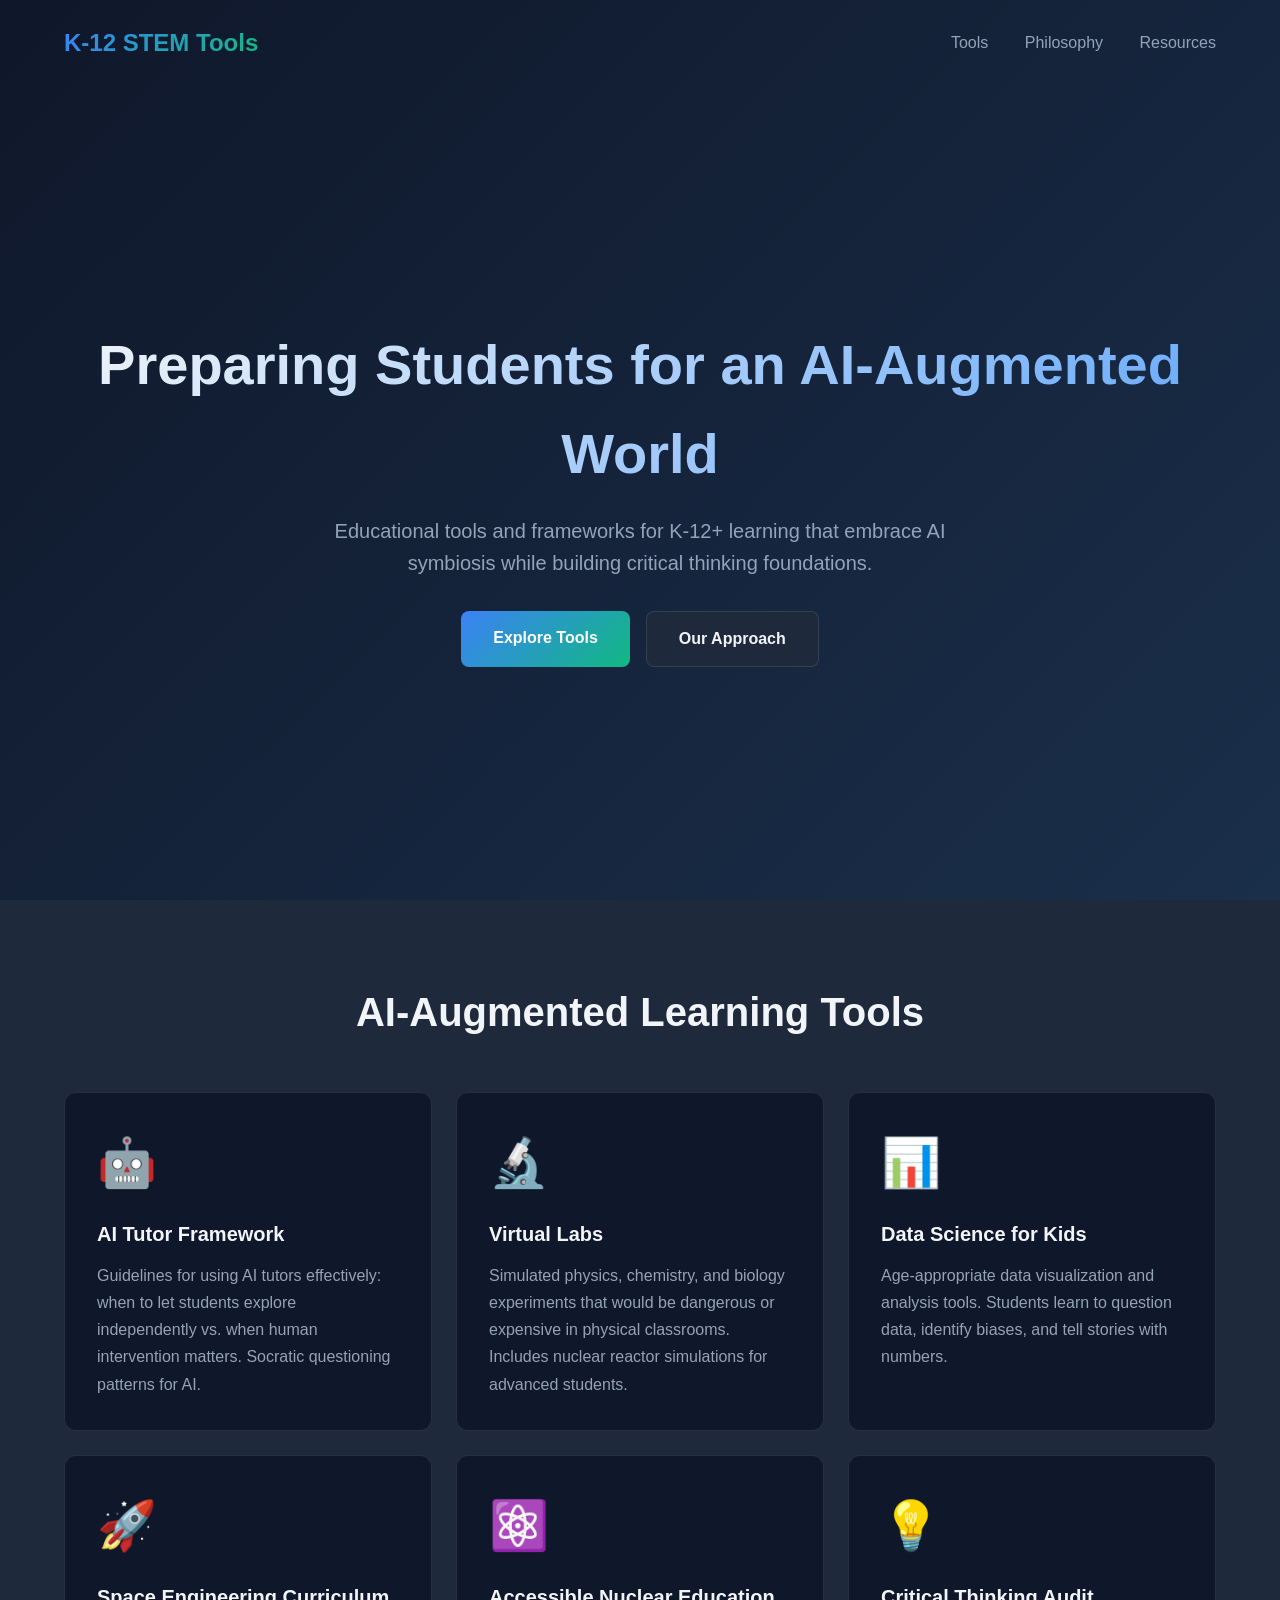
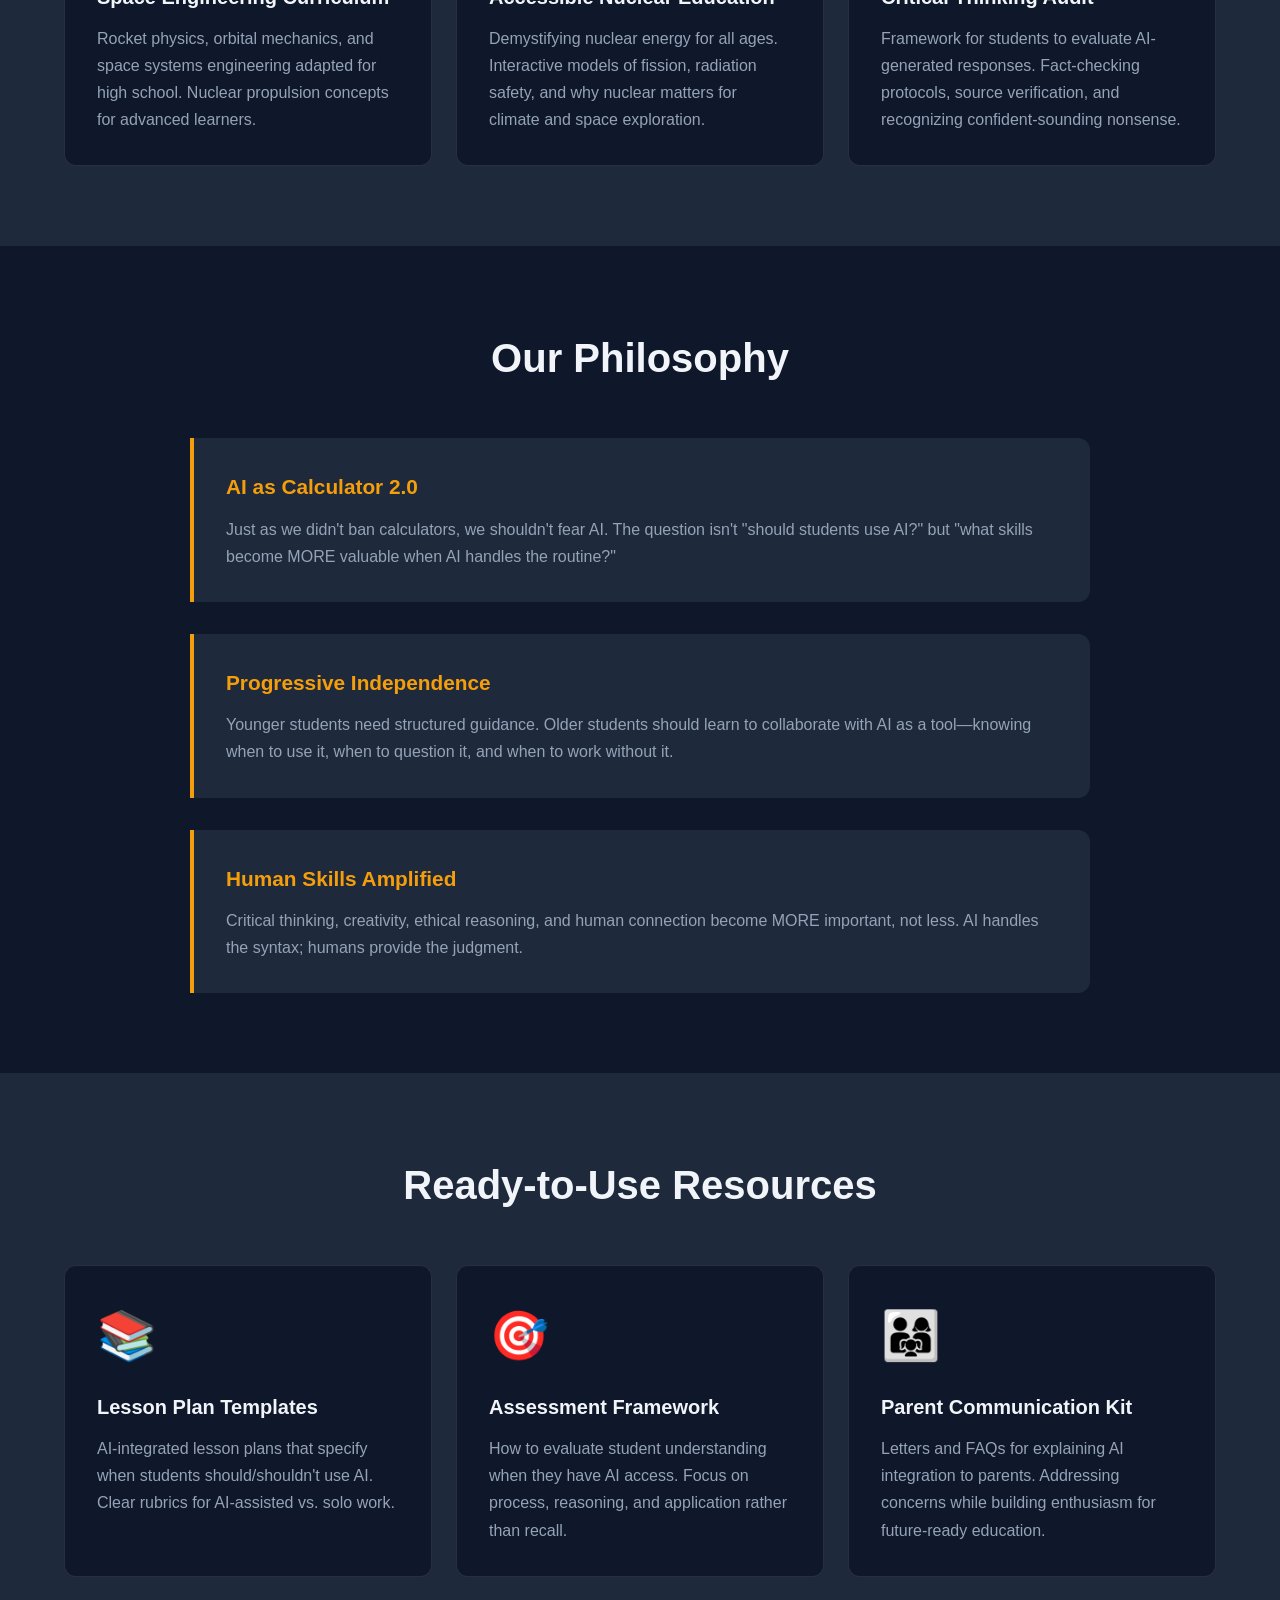
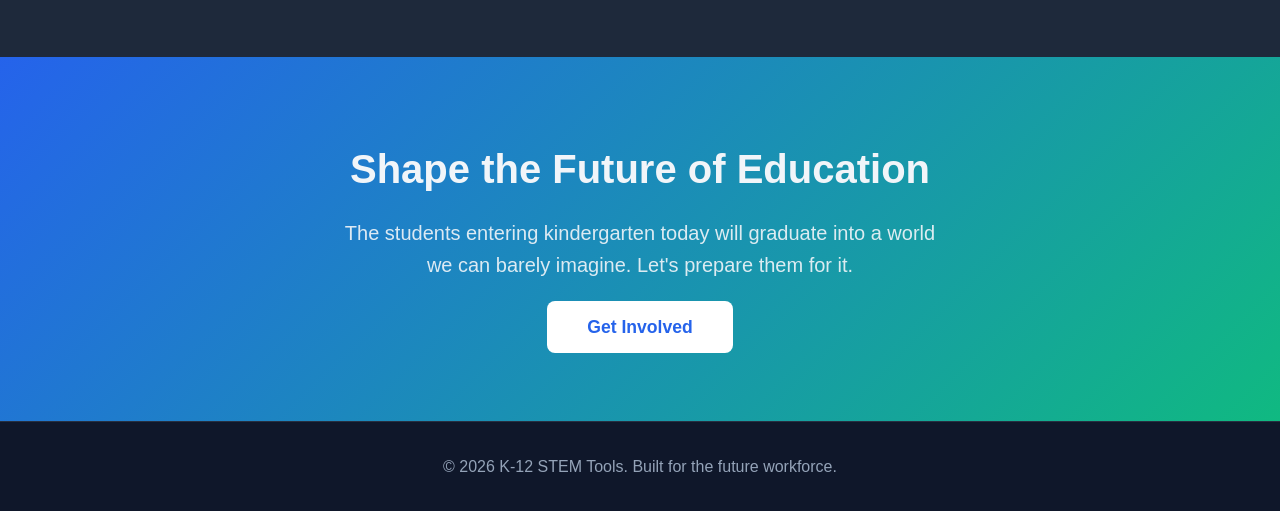
<file: docs-k12/index.html>
<!DOCTYPE html>
<html lang="en">
<head>
    <meta charset="UTF-8">
    <meta name="viewport" content="width=device-width, initial-scale=1.0">
    <title>K-12 STEM Tools - AI-Augmented Learning for the Future Workforce</title>
    <link rel="stylesheet" href="styles.css">
</head>
<body>
    <header class="hero">
        <nav class="nav">
            <div class="logo">K-12 STEM Tools</div>
            <div class="nav-links">
                <a href="#tools">Tools</a>
                <a href="#philosophy">Philosophy</a>
                <a href="#resources">Resources</a>
            </div>
        </nav>
        <div class="hero-content">
            <h1>Preparing Students for an AI-Augmented World</h1>
            <p class="hero-description">Educational tools and frameworks for K-12+ learning that embrace AI symbiosis while building critical thinking foundations.</p>
            <div class="cta-buttons">
                <a href="#tools" class="btn btn-primary">Explore Tools</a>
                <a href="#philosophy" class="btn btn-secondary">Our Approach</a>
            </div>
        </div>
    </header>

    <section id="tools" class="features">
        <h2>AI-Augmented Learning Tools</h2>
        <div class="features-grid">
            <div class="feature-card">
                <div class="feature-icon">🤖</div>
                <h3>AI Tutor Framework</h3>
                <p>Guidelines for using AI tutors effectively: when to let students explore independently vs. when human intervention matters. Socratic questioning patterns for AI.</p>
            </div>
            <div class="feature-card">
                <div class="feature-icon">🔬</div>
                <h3>Virtual Labs</h3>
                <p>Simulated physics, chemistry, and biology experiments that would be dangerous or expensive in physical classrooms. Includes nuclear reactor simulations for advanced students.</p>
            </div>
            <div class="feature-card">
                <div class="feature-icon">📊</div>
                <h3>Data Science for Kids</h3>
                <p>Age-appropriate data visualization and analysis tools. Students learn to question data, identify biases, and tell stories with numbers.</p>
            </div>
            <div class="feature-card">
                <div class="feature-icon">🚀</div>
                <h3>Space Engineering Curriculum</h3>
                <p>Rocket physics, orbital mechanics, and space systems engineering adapted for high school. Nuclear propulsion concepts for advanced learners.</p>
            </div>
            <div class="feature-card">
                <div class="feature-icon">⚛️</div>
                <h3>Accessible Nuclear Education</h3>
                <p>Demystifying nuclear energy for all ages. Interactive models of fission, radiation safety, and why nuclear matters for climate and space exploration.</p>
            </div>
            <div class="feature-card">
                <div class="feature-icon">💡</div>
                <h3>Critical Thinking Audit</h3>
                <p>Framework for students to evaluate AI-generated responses. Fact-checking protocols, source verification, and recognizing confident-sounding nonsense.</p>
            </div>
        </div>
    </section>

    <section id="philosophy" class="philosophy">
        <h2>Our Philosophy</h2>
        <div class="philosophy-content">
            <div class="philosophy-item">
                <h3>AI as Calculator 2.0</h3>
                <p>Just as we didn't ban calculators, we shouldn't fear AI. The question isn't "should students use AI?" but "what skills become MORE valuable when AI handles the routine?"</p>
            </div>
            <div class="philosophy-item">
                <h3>Progressive Independence</h3>
                <p>Younger students need structured guidance. Older students should learn to collaborate with AI as a tool—knowing when to use it, when to question it, and when to work without it.</p>
            </div>
            <div class="philosophy-item">
                <h3>Human Skills Amplified</h3>
                <p>Critical thinking, creativity, ethical reasoning, and human connection become MORE important, not less. AI handles the syntax; humans provide the judgment.</p>
            </div>
        </div>
    </section>

    <section id="resources" class="features" style="background: var(--bg-card);">
        <h2>Ready-to-Use Resources</h2>
        <div class="features-grid">
            <div class="feature-card">
                <div class="feature-icon">📚</div>
                <h3>Lesson Plan Templates</h3>
                <p>AI-integrated lesson plans that specify when students should/shouldn't use AI. Clear rubrics for AI-assisted vs. solo work.</p>
            </div>
            <div class="feature-card">
                <div class="feature-icon">🎯</div>
                <h3>Assessment Framework</h3>
                <p>How to evaluate student understanding when they have AI access. Focus on process, reasoning, and application rather than recall.</p>
            </div>
            <div class="feature-card">
                <div class="feature-icon">👨‍👩‍👧</div>
                <h3>Parent Communication Kit</h3>
                <p>Letters and FAQs for explaining AI integration to parents. Addressing concerns while building enthusiasm for future-ready education.</p>
            </div>
        </div>
    </section>

    <section id="cta" class="cta">
        <h2>Shape the Future of Education</h2>
        <p>The students entering kindergarten today will graduate into a world we can barely imagine. Let's prepare them for it.</p>
        <a href="#contact" class="btn btn-primary btn-large">Get Involved</a>
    </section>

    <footer>
        <p>&copy; 2026 K-12 STEM Tools. Built for the future workforce.</p>
    </footer>

    <script src="script.js"></script>
</body>
</html>
</file>
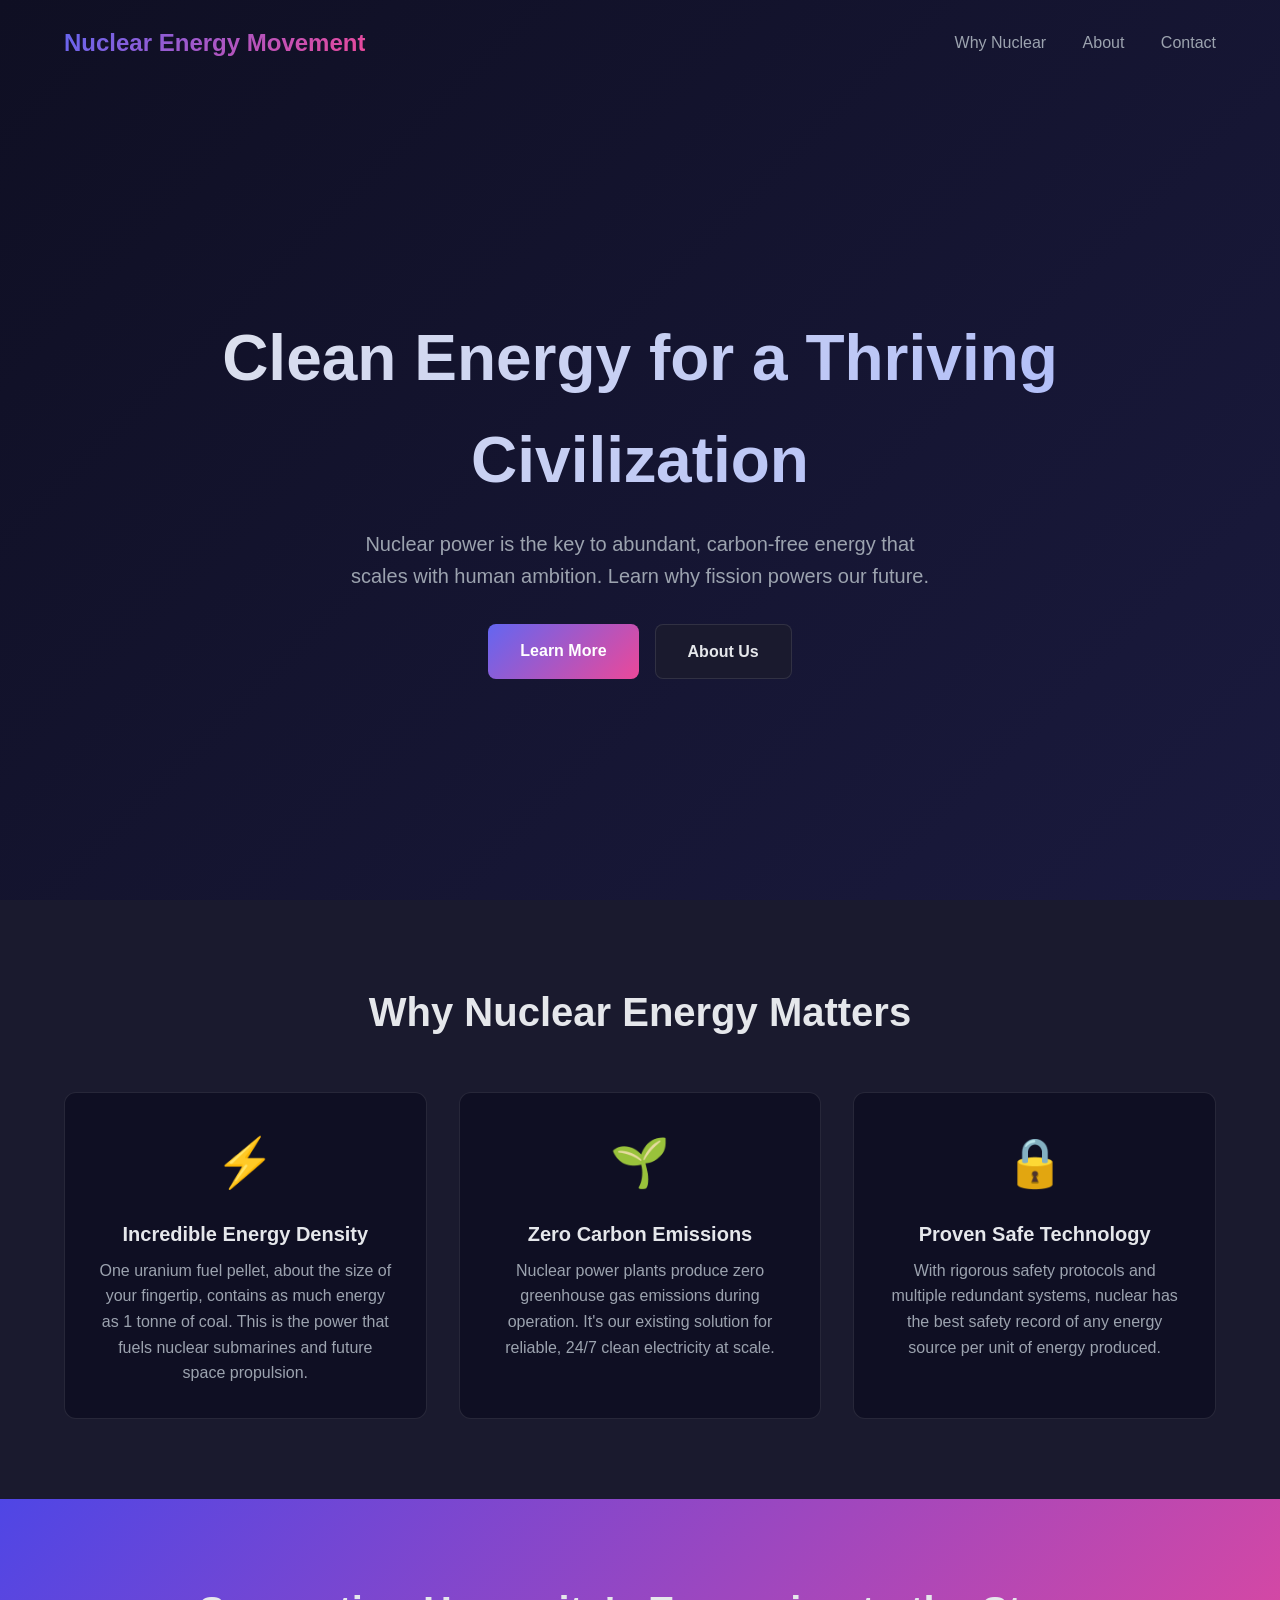
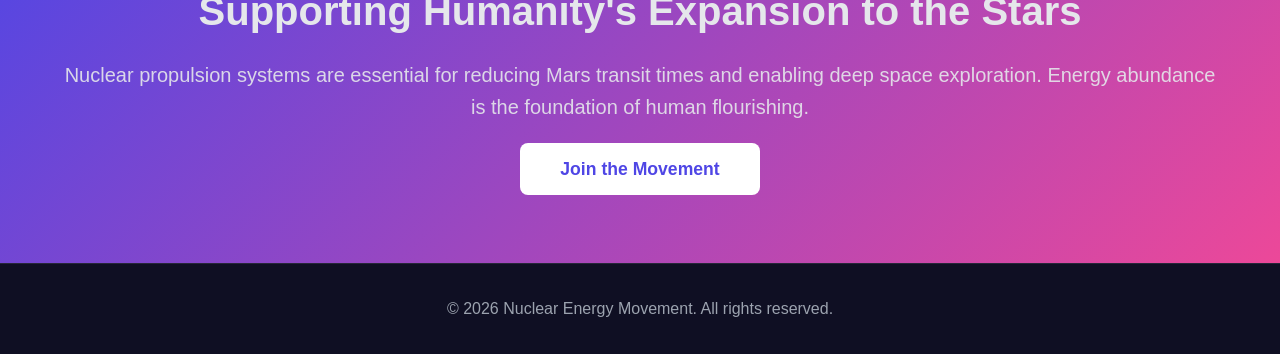
<file: sites/nuclear-energy-movement/index.html>
<!DOCTYPE html>
<html lang="en">
<head>
    <meta charset="UTF-8">
    <meta name="viewport" content="width=device-width, initial-scale=1.0">
    <title>Nuclear Energy Movement - Clean Energy for Humanity's Future</title>
    <link rel="stylesheet" href="styles.css">
</head>
<body>
    <header class="hero">
        <nav class="nav">
            <div class="logo">Nuclear Energy Movement</div>
            <div class="nav-links">
                <a href="#features">Why Nuclear</a>
                <a href="#about">About</a>
                <a href="#contact">Contact</a>
            </div>
        </nav>
        <div class="hero-content">
            <h1>Clean Energy for a Thriving Civilization</h1>
            <p class="hero-description">Nuclear power is the key to abundant, carbon-free energy that scales with human ambition. Learn why fission powers our future.</p>
            <div class="cta-buttons">
                <a href="#features" class="btn btn-primary">Learn More</a>
                <a href="#about" class="btn btn-secondary">About Us</a>
            </div>
        </div>
    </header>

    <section id="features" class="features">
        <h2>Why Nuclear Energy Matters</h2>
        <div class="features-grid">
            <div class="feature-card">
                <div class="feature-icon">⚡</div>
                <h3>Incredible Energy Density</h3>
                <p>One uranium fuel pellet, about the size of your fingertip, contains as much energy as 1 tonne of coal. This is the power that fuels nuclear submarines and future space propulsion.</p>
            </div>
            <div class="feature-card">
                <div class="feature-icon">🌱</div>
                <h3>Zero Carbon Emissions</h3>
                <p>Nuclear power plants produce zero greenhouse gas emissions during operation. It's our existing solution for reliable, 24/7 clean electricity at scale.</p>
            </div>
            <div class="feature-card">
                <div class="feature-icon">🔒</div>
                <h3>Proven Safe Technology</h3>
                <p>With rigorous safety protocols and multiple redundant systems, nuclear has the best safety record of any energy source per unit of energy produced.</p>
            </div>
        </div>
    </section>

    <section id="cta" class="cta">
        <h2>Supporting Humanity's Expansion to the Stars</h2>
        <p>Nuclear propulsion systems are essential for reducing Mars transit times and enabling deep space exploration. Energy abundance is the foundation of human flourishing.</p>
        <a href="#contact" class="btn btn-primary btn-large">Join the Movement</a>
    </section>

    <footer>
        <p>&copy; 2026 Nuclear Energy Movement. All rights reserved.</p>
    </footer>

    <script src="script.js"></script>
</body>
</html>
</file>
<file: docs-k12/styles.css>
:root {
    --primary: #3b82f6;
    --primary-dark: #2563eb;
    --secondary: #10b981;
    --accent: #f59e0b;
    --bg-dark: #0f172a;
    --bg-card: #1e293b;
    --bg-elevated: #334155;
    --text: #f1f5f9;
    --text-muted: #94a3b8;
    --border: rgba(255, 255, 255, 0.1);
}

* {
    margin: 0;
    padding: 0;
    box-sizing: border-box;
}

body {
    font-family: -apple-system, BlinkMacSystemFont, 'Segoe UI', Roboto, sans-serif;
    background: var(--bg-dark);
    color: var(--text);
    line-height: 1.6;
}

/* Hero */
.hero {
    min-height: 100vh;
    background: linear-gradient(135deg, var(--bg-dark) 0%, #1a2f4a 100%);
    display: flex;
    flex-direction: column;
}

.nav {
    display: flex;
    justify-content: space-between;
    align-items: center;
    padding: 1.5rem 5%;
}

.logo {
    font-size: 1.5rem;
    font-weight: 700;
    background: linear-gradient(135deg, var(--primary), var(--secondary));
    -webkit-background-clip: text;
    -webkit-text-fill-color: transparent;
}

.nav-links a {
    color: var(--text-muted);
    text-decoration: none;
    margin-left: 2rem;
    transition: color 0.3s;
}

.nav-links a:hover {
    color: var(--text);
}

.hero-content {
    flex: 1;
    display: flex;
    flex-direction: column;
    justify-content: center;
    align-items: center;
    text-align: center;
    padding: 2rem 5%;
}

.hero h1 {
    font-size: clamp(2rem, 5vw, 3.5rem);
    font-weight: 800;
    margin-bottom: 1rem;
    background: linear-gradient(135deg, var(--text) 0%, #60a5fa 100%);
    -webkit-background-clip: text;
    -webkit-text-fill-color: transparent;
}

.hero-description {
    font-size: 1.25rem;
    color: var(--text-muted);
    max-width: 700px;
    margin-bottom: 2rem;
}

/* Buttons */
.cta-buttons {
    display: flex;
    gap: 1rem;
    flex-wrap: wrap;
    justify-content: center;
}

.btn {
    padding: 0.875rem 2rem;
    border-radius: 8px;
    font-weight: 600;
    text-decoration: none;
    transition: transform 0.2s, box-shadow 0.2s;
}

.btn:hover {
    transform: translateY(-2px);
}

.btn-primary {
    background: linear-gradient(135deg, var(--primary), var(--secondary));
    color: white;
}

.btn-secondary {
    background: var(--bg-card);
    color: var(--text);
    border: 1px solid var(--border);
}

.btn-large {
    padding: 1rem 2.5rem;
    font-size: 1.1rem;
}

/* Features / Tools */
.features {
    padding: 5rem 5%;
    background: var(--bg-card);
}

.features h2 {
    text-align: center;
    font-size: 2.5rem;
    margin-bottom: 3rem;
}

.features-grid {
    display: grid;
    grid-template-columns: repeat(auto-fit, minmax(300px, 1fr));
    gap: 1.5rem;
    max-width: 1200px;
    margin: 0 auto;
}

.feature-card {
    background: var(--bg-dark);
    border: 1px solid var(--border);
    border-radius: 12px;
    padding: 2rem;
    transition: border-color 0.3s, transform 0.3s;
}

.feature-card:hover {
    border-color: var(--primary);
    transform: translateY(-4px);
}

.feature-icon {
    font-size: 3rem;
    margin-bottom: 1rem;
}

.feature-card h3 {
    font-size: 1.25rem;
    margin-bottom: 0.75rem;
    color: var(--text);
}

.feature-card p {
    color: var(--text-muted);
    line-height: 1.7;
}

/* Philosophy Section */
.philosophy {
    padding: 5rem 5%;
    background: var(--bg-dark);
}

.philosophy h2 {
    text-align: center;
    font-size: 2.5rem;
    margin-bottom: 3rem;
}

.philosophy-content {
    max-width: 900px;
    margin: 0 auto;
    display: flex;
    flex-direction: column;
    gap: 2rem;
}

.philosophy-item {
    background: var(--bg-card);
    border-left: 4px solid var(--accent);
    padding: 2rem;
    border-radius: 0 12px 12px 0;
}

.philosophy-item h3 {
    font-size: 1.3rem;
    margin-bottom: 0.75rem;
    color: var(--accent);
}

.philosophy-item p {
    color: var(--text-muted);
    line-height: 1.7;
}

/* CTA Section */
.cta {
    padding: 5rem 5%;
    text-align: center;
    background: linear-gradient(135deg, var(--primary-dark) 0%, var(--secondary) 100%);
}

.cta h2 {
    font-size: 2.5rem;
    margin-bottom: 1rem;
}

.cta p {
    font-size: 1.25rem;
    margin-bottom: 2rem;
    opacity: 0.9;
    max-width: 600px;
    margin-left: auto;
    margin-right: auto;
}

.cta .btn-primary {
    background: white;
    color: var(--primary-dark);
}

/* Footer */
footer {
    text-align: center;
    padding: 2rem;
    color: var(--text-muted);
    border-top: 1px solid var(--border);
}

/* Responsive */
@media (max-width: 768px) {
    .features-grid {
        grid-template-columns: 1fr;
    }
}

/* Smooth scroll behavior */
html {
    scroll-behavior: smooth;
}
</file>
<file: sites/nuclear-energy-movement/styles.css>
:root {
    --primary: #6366f1;
    --primary-dark: #4f46e5;
    --secondary: #ec4899;
    --bg-dark: #0f0f23;
    --bg-card: #1a1a2e;
    --text: #e5e7eb;
    --text-muted: #9ca3af;
    --border: rgba(255, 255, 255, 0.1);
}

* {
    margin: 0;
    padding: 0;
    box-sizing: border-box;
}

body {
    font-family: -apple-system, BlinkMacSystemFont, 'Segoe UI', Roboto, sans-serif;
    background: var(--bg-dark);
    color: var(--text);
    line-height: 1.6;
}

/* Hero */
.hero {
    min-height: 100vh;
    background: linear-gradient(135deg, var(--bg-dark) 0%, #1a1a3e 100%);
    display: flex;
    flex-direction: column;
}

.nav {
    display: flex;
    justify-content: space-between;
    align-items: center;
    padding: 1.5rem 5%;
}

.logo {
    font-size: 1.5rem;
    font-weight: 700;
    background: linear-gradient(135deg, var(--primary), var(--secondary));
    -webkit-background-clip: text;
    -webkit-text-fill-color: transparent;
}

.nav-links a {
    color: var(--text-muted);
    text-decoration: none;
    margin-left: 2rem;
    transition: color 0.3s;
}

.nav-links a:hover {
    color: var(--text);
}

.hero-content {
    flex: 1;
    display: flex;
    flex-direction: column;
    justify-content: center;
    align-items: center;
    text-align: center;
    padding: 2rem 5%;
}

.hero h1 {
    font-size: clamp(2.5rem, 5vw, 4rem);
    font-weight: 800;
    margin-bottom: 1rem;
    background: linear-gradient(135deg, var(--text) 0%, #a5b4fc 100%);
    -webkit-background-clip: text;
    -webkit-text-fill-color: transparent;
}

.hero-description {
    font-size: 1.25rem;
    color: var(--text-muted);
    max-width: 600px;
    margin-bottom: 2rem;
}

/* Buttons */
.cta-buttons {
    display: flex;
    gap: 1rem;
    flex-wrap: wrap;
    justify-content: center;
}

.btn {
    padding: 0.875rem 2rem;
    border-radius: 8px;
    font-weight: 600;
    text-decoration: none;
    transition: transform 0.2s, box-shadow 0.2s;
}

.btn:hover {
    transform: translateY(-2px);
}

.btn-primary {
    background: linear-gradient(135deg, var(--primary), var(--secondary));
    color: white;
}

.btn-secondary {
    background: var(--bg-card);
    color: var(--text);
    border: 1px solid var(--border);
}

.btn-large {
    padding: 1rem 2.5rem;
    font-size: 1.1rem;
}

/* Features */
.features {
    padding: 5rem 5%;
    background: var(--bg-card);
}

.features h2 {
    text-align: center;
    font-size: 2.5rem;
    margin-bottom: 3rem;
}

.features-grid {
    display: grid;
    grid-template-columns: repeat(auto-fit, minmax(280px, 1fr));
    gap: 2rem;
    max-width: 1200px;
    margin: 0 auto;
}

.feature-card {
    background: var(--bg-dark);
    border: 1px solid var(--border);
    border-radius: 12px;
    padding: 2rem;
    text-align: center;
    transition: border-color 0.3s;
}

.feature-card:hover {
    border-color: var(--primary);
}

.feature-icon {
    font-size: 3rem;
    margin-bottom: 1rem;
}

.feature-card h3 {
    font-size: 1.25rem;
    margin-bottom: 0.5rem;
}

.feature-card p {
    color: var(--text-muted);
}

/* CTA Section */
.cta {
    padding: 5rem 5%;
    text-align: center;
    background: linear-gradient(135deg, var(--primary-dark) 0%, var(--secondary) 100%);
}

.cta h2 {
    font-size: 2.5rem;
    margin-bottom: 1rem;
}

.cta p {
    font-size: 1.25rem;
    margin-bottom: 2rem;
    opacity: 0.9;
}

.cta .btn-primary {
    background: white;
    color: var(--primary-dark);
}

/* Footer */
footer {
    text-align: center;
    padding: 2rem;
    color: var(--text-muted);
    border-top: 1px solid var(--border);
}
</file>
